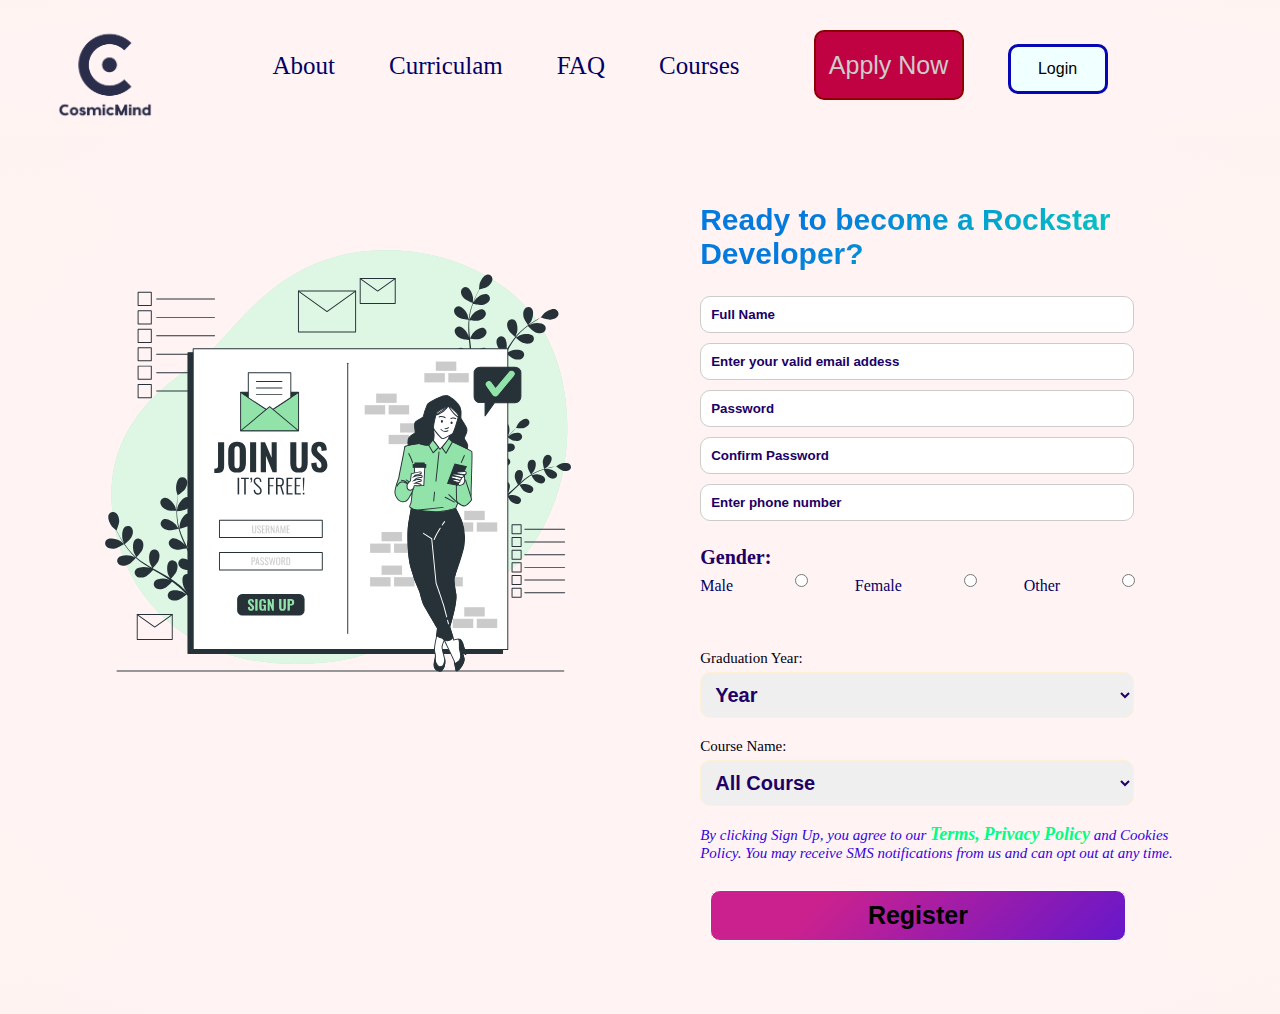
<file: applynow.html>
<html>

<head>
    <title>Apply</title>

    <style>
        * {
            margin: 0;
            padding: 0;
            box-sizing: border-box;
        }

        .header {
            background-image: radial-gradient(73% 147%, #ffe8e8 59%, #fff4f1 100%), radial-gradient(91% 146%, rgba(255, 255, 255, 0.50) 47%, rgba(0, 0, 0, 0.50) 100%);
            background-blend-mode: screen;
        }

        body {
            font-family: 'PT Serif', serif;
        }

        .navbar {
            display: flex;
            align-items: center;
            padding: 20px;
        }

        nav {
            flex: 1;
            text-align: center;
        }

        nav ul {
            display: inline-block;
            list-style-type: none;
        }

        nav ul li {
            display: inline-block;
            margin-right: 50px;
        }

        nav ul li a {
            text-decoration: none;
            color: #030065;
            font-size: 25px;
        }

        nav ul li a:hover {
            color: #d53369;
        }

        #apply {
            padding: 0 10px;
            margin: 0 10px;
        }

        #log {
            padding: 0 10px;
            margin: 0 10px;
        }

        #apply input {
            width: 150px;
            height: 70px;
            font-size: 25px;
            background-color: #c10242;
            border: 2px solid darkred;
            cursor: pointer;
            color: #ccc;
            border-radius: 10px;

        }

        #apply input:hover {
            box-shadow: 0 5px 10px 4px rgb(242, 54, 123);
        }

        #log input {
            width: 100px;
            height: 50px;
            padding: 10px 20px;
            font-size: 16px;
            background-color: azure;
            border: solid rgb(6, 6, 180);
            cursor: pointer;
            border-radius: 10px;
        }


        #log input:hover {
            background-color: #200065;
            color: whitesmoke;
        }


        .container {
            max-width: 1300px;
            margin: auto;
            padding-left: 25px;
            padding-right: 25px;
        }

        .logo img {
            width: 100px;
            height: 100px;
            margin: 0 10px;
        }

        .homepage {
            background-image: radial-gradient(73% 147%, #ffe8e8 59%, #fff4f1 100%), radial-gradient(91% 146%, rgba(255, 255, 255, 0.50) 47%, rgba(0, 0, 0, 0.50) 100%);
            background-blend-mode: screen;
            padding: 8px;
            color: white;
        }

        #image {
            margin-top: -200px;

        }


        .row {
            display: flex;
            align-items: center;
            flex-wrap: wrap;
            justify-content: space-around;
            padding: 30px 30px;
            margin-bottom: 15px;
        }

        .col-2 {
            flex-basis: 40%;
            min-width: 300px;
        }

        /*.col-2 .glass {

            padding: 20px;
            border-radius: 20px;
            border: 1px solid rgba(255, 255, 255, 0.18);
            box-shadow: 0 8px 32px 0 rgba(0, 0, 0, 0.37);
            
            margin-top: 10vh;
            width: 450px;
            height: 800px;
            text-align: center;
            font-size: 20px;
            text-shadow: 2px 2px 5px black;
        }*/
        #title {
            font-size: 30px;
            font-family: 'Gill Sans', 'Gill Sans MT', Calibri, 'Trebuchet MS', sans-serif;
            padding: 25px 0;
            background-color: #03e5b7;
            background-image: linear-gradient(315deg, #03e5b7 0%, #037ade 74%);
            -webkit-text-fill-color: transparent;
            -webkit-background-clip: text;

        }

        input {
            width: 90%;
            padding: 10px;
            margin-bottom: 10px;
            box-sizing: border-box;
            border: 1px solid #ccc;
            border-radius: 10px;
        }

        /*button {
            background-color: transparent;
            border: none;
            cursor: pointer;
        }*/

        label {
            display: inline-block;
            /* Display labels in a line */
            text-align: center;
            /* Align label text to the left */
            margin-bottom: 10px;
            /* Adjusted margin */
        }

        label input {
            margin-right: 20px;
            /* Add some space between the label and the input */
        }

        button {

            font-size: 35px;
            padding: 10px;
            font-weight: bold;
            cursor: pointer;
            color: rgb(64, 3, 122);
        }

        button:hover {
            color: rgb(218, 125, 32);
            text-decoration: underline;
        }

        .gender-details {
            padding: 15px 0;
        }

        .gender-title {
            display: inline-block;
            margin-bottom: 5px;
            font-size: 20px;
            color: #200065;
            font-weight: 600;
        }

        .category {
            display: flex;
            align-items: center;
        }

        .category span {
            margin-right: 20px;
            display: flex;
            align-items: center;
            color: #030065;
        }

        .category input {
            margin-right: 5px;
            cursor: pointer;
        }

        .category label {
            font-size: 16px;
            color: #01000f;
        }

        ::placeholder {
            color: #200065;
            font-family: 'Segoe UI', Tahoma, Geneva, Verdana, sans-serif;
            font-weight: 600;
        }



        /* Add or update styling for the sorting elements */
        .pass,
        .course {
            margin-top: 20px;
        }

        .pass label,
        .course label {
            display: block;
            margin-bottom: 5px;
            text-align: left;
            color: #01000f;
            font-weight: 500;
            font-size: 15px;
        }

        .pass select,
        .course select {
            width: 90%;
            padding: 10px;
            border-radius: 10px;
            border: 1px solid papayawhip;
        }

        select {
            border: 1px solid rgb(102, 3, 3);
            padding: 5px;
            font-family: 'Segoe UI', Tahoma, Geneva, Verdana, sans-serif;
            font-size: 20px;
            font-weight: 600;
            color: #200065;

        }

        select:focus {
            outline: none;
        }

        .alert p {
            font-size: 15px;
            font-style: italic;
            font-weight: 360;
            color: #3303de;
        }

        .alert a {
            font-size: 18px;
            font-style: italic;
            font-weight: bold;
            color: rgb(0, 255, 132);
            text-decoration: none;
        }

        .alert a:hover {
            text-decoration: underline;
            color: rgb(226, 86, 43);
        }



        .submit-btn {
            margin: 10px;
            text-align: left;

        }

        .submit-btn input {
            width: 90%;
            padding: 10px;
            border-radius: 10px;
            border: 1px solid white;
            box-shadow: 1px 2px 0px whitesmoke;
            font-size: 25px;
            font-weight: bold;
            background-color: #6617cb;
            background-image: linear-gradient(315deg, #6617cb 0%, #cb218e 74%);
            cursor: pointer;
        }

        .submit-btn input:hover {
            background-image: linear-gradient(rgb(170, 131, 244), rgb(203, 40, 203), pink);
            background: linear-gradient(90deg, #0700b8 0%, #00ff88 100%);
            box-shadow: 2px 0 10px 5px rgb(15, 192, 192);
            border: transparent;
            color: #d9e4f5;
        }



       @media only screen and (max-width: 768px) {
            .navbar {
                flex-direction: column;
                text-align: center;
                padding: 10px;
            }

            nav ul {
                display: flex;
                flex-direction: column;
            }

            nav ul li {
                margin-right: 0;
                margin-bottom: 10px;
            }

            .apply input,
            .log input,
            .submit-btn input {
                width: 100%;
            }

            .col-2 {
                flex-basis: 100%;
                order: 2;
                margin-top: 20px;
            }

            .glass {
                padding: 20px;
                width: 100%;
            }

            .homepage {
                padding: 20px;
            }

            .logo img {
                width: 80px;
                height: 80px;
                margin: 0 10px;
            }

            #image {
                margin-top: 0;
            }

            h1#title {
                font-size: 24px;
                padding: 15px 0;
            }

            input,
            select {
                width: 100%;
                margin-bottom: 10px;
            }

            .category span {
                margin-right: 10px;
            }

            .submit-btn input {
                margin: 10px 0;
            }

            .gender-details {
                padding: 10px 0;
            }

            .gender-title {
                font-size: 18px;
            }

            .alert p {
                font-size: 14px;
            }

            .alert a {
                font-size: 16px;
            }

            .row {
                flex-direction: column;
                align-items: center;
            }
        }

    </style>
</head>

<body>
    <div class="header">
        <div class="container">
            <div class="navbar">
                <div class="logo">
                    <a href="test.4.html"><span><img src="brandlogo/logo3.png"></span></a>

                </div>
                <nav>
                    <ul class="navitems">
                        <li><a href="#">About</a></li>
                        <li><a href="#">Curriculam</a></li>
                        <li><a href="FAQ1.html">FAQ</a></li>
                        <!--<div class="dropdown">-->
                        <li><a href="course.html">Courses</a></li>
                        <!--<div class="dropdown-content">
                                    <a href="boot2.html">Regiter</a>
                                    <a href="ex.html">Login</a>
                                    <a href="#">Account Settings</a>
                                    <a href="#">Logout</a>
                                </div>
                            </div>-->
                    </ul>
                    <a href="onlinelog.html" id="apply"><input type="submit" value="Apply Now"></a>
                    <a href="onlinelog.html" id="log"> <input type="submit" value="Login"></a>
                </nav>
            </div>
        </div>
    </div>
    <div class="homepage">
        <div class="row">
            <div class="col-2">
                <img src="brandlogo/Sign up-bro.svg" alt="bodypic" id="image">

            </div>
            <div class="col-2">
                <div class="glass">
                    <h1 id="title"> Ready to become a Rockstar Developer?</h1>

                    <form class="login-form">
                        <div class="content">
                            <input type="text" id="name" placeholder="Full Name" required>

                            <input type="email" id="name" placeholder="Enter your valid email addess" required>
                            <input type="password" id="name" placeholder="Password" required>
                            <input type="password" id="name" placeholder="Confirm Password" required>
                            <input type="numeric" id="name" placeholder="Enter phone number" maxlength="10" required>
                            <br>
                            <!-- Update the gender section in the form -->
                            <div class="gender-details">
                                <span class="gender-title">Gender:</span>
                                <div class="category">
                                    <span>Male</span> <input type="radio" id="male" name="gender">
                                    <span>Female</span> <input type="radio" id="male" name="gender">
                                    <span>Other</span> <input type="radio" id="male" name="gender">

                                </div>
                            </div>



                            <br>
                            <!-- Update the Graduation Year and Course Name sections in the form -->
                            <div class="pass">
                                <label for="graduationYear">Graduation Year:</label>
                                <select id="graduationYear">
                                    <option>Year</option>
                                    <option>2022</option>
                                    <option>2021 </option>
                                    <option> 2020 </option>
                                    <option>2019 </option>
                                    <option>2018 </option>
                                    <option>2017 </option>
                                    <option> 2016 </option>
                                    <option> 2015 </option>
                                </select>
                            </div>

                            <div class="course">
                                <label for="courseName">Course Name:</label>
                                <select id="courseName">
                                    <option>All Course</option>
                                    <option>Game Developer</option>
                                    <option>Web Developer</option>
                                    <option>Full Stack Developer</option>
                                    <option>AI and Machine Learning</option>
                                    <option>Others</option>
                                </select>
                            </div>



                        </div>
                        <br>

                        <div class="alert">
                            <p>By clicking Sign Up, you agree to our
                                <a href="#">Terms,</a>
                                <a href="#">Privacy Policy</a> and Cookies Policy.
                                You may receive SMS notifications from us and can opt out at any time.
                            </p>
                            <br>
                        </div>
                        <div class="submit-btn">
                            <input type="submit" value="Register">

                        </div>
                    </form>
                </div>
            </div>
        </div>
    </div>

</body>

</html>
</file>
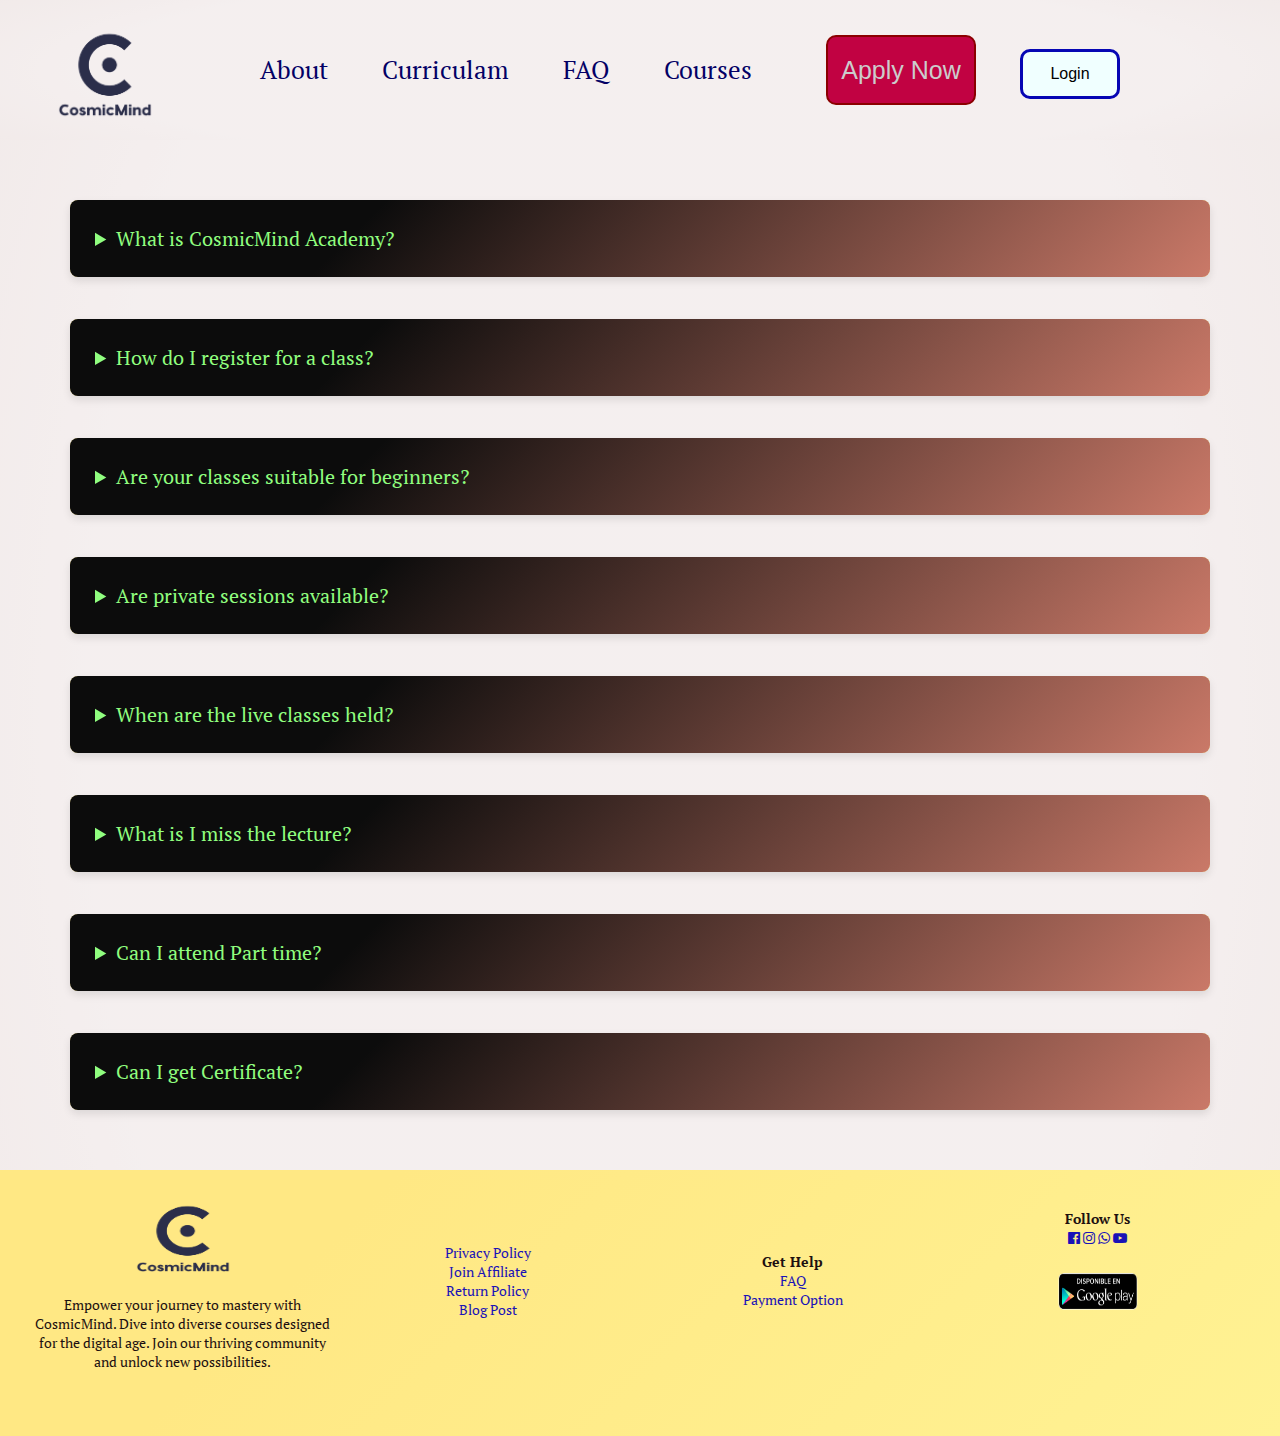
<file: FAQ1.html>
<html>

<head>
    <title>Online Learning Website</title>
    <link rel="stylesheet" href="font-awesome-4.7.0/css/font-awesome.min.css">
    <link rel="preconnect" href="https://fonts.googleapis.com">
    <link rel="preconnect" href="https://fonts.gstatic.com" crossorigin>
    <link href="https://fonts.googleapis.com/css2?family=PT+Serif:ital,wght@0,400;0,700;1,400;1,700&display=swap"
        rel="stylesheet">

    <!--<link rel="stylesheet" href="style6.css">-->
    <style>
        * {
            margin: 0;
            padding: 0;
            box-sizing: border-box;
        }

        .header {
            background-image: radial-gradient(73% 147%, #EADFDF 59%, #ECE2DF 100%), radial-gradient(91% 146%, rgba(255, 255, 255, 0.50) 47%, rgba(0, 0, 0, 0.50) 100%);
            background-blend-mode: screen;
        }

        body {
            font-family: 'PT Serif', serif;
            background-image: radial-gradient(73% 147%, #EADFDF 59%, #ECE2DF 100%), radial-gradient(91% 146%, rgba(255, 255, 255, 0.50) 47%, rgba(0, 0, 0, 0.50) 100%);
            background-blend-mode: screen;

        }


        .navbar {
            display: flex;
            align-items: center;
            padding: 20px;
        }

        nav {
            flex: 1;
            text-align: center;
        }

        nav ul {
            display: inline-block;
            list-style-type: none;
        }

        nav ul li {
            display: inline-block;
            margin-right: 50px;
        }

        nav ul li a {
            text-decoration: none;
            color: #030065;
            font-size: 25px;
        }

        nav ul li a:hover {
            color: #d53369;
        }

        /* Add this to your existing CSS or create a new CSS file 
        .dropdown {
            position: relative;
            display: inline-block;
        }

        .dropdown-content {
            display: none;
            position: absolute;
            background-color: bisque;
            min-width: 160px;
            box-shadow: 5px 5px 8px 0px burlywood;
            z-index: 1;
        }

        .dropdown-content a {
            color: black;
            padding: 15px 20px;
            text-decoration: none;
            display: block;
            text-align: left;
            font-family: Georgia, 'Times New Roman', Times, serif;
        }

        .dropdown-content a:hover {
            background-color: burlywood;
        }

        .dropdown:hover .dropdown-content {
            display: block;
        }*/

        /* Add this to your existing CSS or create a new CSS file */

        /* .navbar {
            display: flex;
            justify-content: space-between;
            align-items: center;
            padding: 20px;
        }

        .logo {
            flex: 1;
            text-align: left;
        }

        .logo img {
            width: 100px;
            height: 100px;
            margin: 0 10px;
        }

        nav {
            flex: 2;
            text-align: right;
        }

        nav ul {
            list-style-type: none;
        }

        nav ul li {
            display: inline-block;
            margin-right: 20px;
        }

        nav ul li a {
            text-decoration: none;
            color: #030065;
            font-size: 18px;
        }

        nav ul li a:hover {
            color: #d53369;
        }
*/
        #apply {
            padding: 0 10px;
            margin: 0 10px;
        }

        #log {
            padding: 0 10px;
            margin: 0 10px;
        }

        #apply input {
            width: 150px;
            height: 70px;
            font-size: 25px;
            background-color: #c10242;
            border: 2px solid darkred;
            cursor: pointer;
            color: #ccc;
            border-radius: 10px;

        }

        #apply input:hover {
            box-shadow: 0 5px 10px 4px rgb(242, 54, 123);
        }

        #log input {
            width: 100px;
            height: 50px;
            padding: 10px 20px;
            font-size: 16px;
            background-color: azure;
            border: solid rgb(6, 6, 180);
            cursor: pointer;
            border-radius: 10px;
        }


        #log input:hover {
            background-color: #200065;
            color: whitesmoke;
        }

        .container {
            max-width: 1300px;
            margin: auto;
            padding-left: 25px;
            padding-right: 25px;
        }

        .logo img {
            width: 100px;
            height: 100px;
            margin: 0 10px;
        }


        /*.small-container {
    max-width: 1080px;
    margin: auto;
    padding-left: 25px;
    padding-right: 25px;
}*/
        .row {
            display: flex;
            align-items: center;
            flex-wrap: wrap;
            justify-content: space-around;
            padding: 30px 30px;
            margin-bottom: 15px;
            margin-top: -50px;
        }


        .title {
            text-align: center;
            margin: 50px auto 80px;
            position: relative;
            line-height: 70px;
            color: #030065;
            font-size: 40px;
            padding: 5px 0;
        }

        .title::after {
            content: '';
            background: #9160f4;
            width: 700px;
            height: 4px;
            border-radius: 10px;
            position: absolute;
            bottom: 0;
            left: 50%;
            transform: translateX(-50%);
        }


        .faq {
            margin: 20px;
            padding: 30px 20px;
        }

        details {
            margin: 10px 30px;
            border-radius: 8px;
            overflow: hidden;
            box-shadow: 0 4px 8px rgba(0, 0, 0, 0.1);
            background-color: #fff293;
            background-image: linear-gradient(315deg, #fff293 0%, #ffe884 74%);

        }

        summary {
            background-color: #ca7968;
            background-image: linear-gradient(315deg, #ca7968 0%, #0c0c0c 74%);
            color: #90fe7f;
            padding: 25px;
            cursor: pointer;
            font-size: 20px;
            border-radius: 4px;
        }

        summary:hover {
            background-color: #a5274d;
        }

        details p {
            padding: 25px;
        }

        .faq-item {
            list-style-type: lower-roman;
            padding: 5px 40px;
            margin: 5px 3px;
        }

        .faq-item li {
            list-style-type: lower-roman;
            margin-bottom: 10px;
            font-size: 16px;
            color: #333;
        }





        /* footer */
        .footer {
            background-color: #fff293;
            background-image: linear-gradient(315deg, #fff293 0%, #ffe884 74%);
            color: #1d1010;
            font-size: 14px;
            padding: 40px 0 20px;

        }


        /*.footer-col {
    flex-basis: 50%;
}*/
        .footer-col {
            flex: 1;
            text-align: center;
        }

        .footer-col img {
            width: 100px;
            height: 80px;
            margin-bottom: 20px;
            margin-top: 5px;
        }

        .footer-col ul li {
            list-style-type: none;
        }

        .footer-col ul li a {
            text-decoration: none;
            color: #1a12b7;
        }

        .footer-col .social-link a i {
            color: #1a12b7;
        }

        .footer-col ul li a:hover {
            color: #d87a0f;
        }

        
        /* Media Query for screens smaller than 768px */
        @media screen and (max-width: 768px) {
            .navbar {
                flex-direction: column;
                align-items: center;
            }

            nav {
                text-align: center;
                margin-top: 20px;
            }

            nav ul {
                flex-direction: column;
            }

            nav ul li {
                margin: 10px 0;
            }

            #apply,
            #log {
                display: flex;
                flex-direction: column;
                align-items: center;
                text-decoration: none;
            }

            #apply input,
            #log input {
                width: 100%;
                margin-top: 10px;
                text-decoration: none;
            }
        }

        /* Media Query for screens smaller than 600px */
        @media screen and (max-width: 600px) {
            .title {
                font-size: 30px;
            }

            .logo img {
                width: 60px;
                height: 60px;
            }

            .faq {
                padding: 20px;
            }

            details {
                margin: 10px 5px;
            }

            summary {
                padding: 15px;
                font-size: 18px;
            }

            details p {
                padding: 15px;
            }
        }
        
    </style>

</head>

<body>
    <div class="header">
        <div class="container">
            <div class="navbar">
                <div class="logo">
                    <a href="test.4.html"><span><img src="brandlogo/logo3.png"></span></a>

                </div>
                <nav>
                    <ul class="navitems">
                        <li><a href="#">About</a></li>
                        <li><a href="#">Curriculam</a></li>
                        <li><a href="FAQ1.html">FAQ</a></li>
                        <!--<div class="dropdown">-->
                        <li><a href="course.html">Courses</a></li>
                        <!--<div class="dropdown-content">
                                <a href="boot2.html">Regiter</a>
                                <a href="ex.html">Login</a>
                                <a href="#">Account Settings</a>
                                <a href="#">Logout</a>
                            </div>
                        </div>-->
                    </ul>

                    <a href="onlinelog.html" id="apply"><input type="submit" value="Apply Now"></a>
                    <a href="onlinelog.html" id="log"> <input type="submit" value="Login"></a>
                </nav>
            </div>
        </div>
    </div>



    <div class="faq">

        <details>
            <summary>What is CosmicMind Academy?</summary>
            <p>Scaler Academy offers a structured, flexible and guided learning program for software engineers to
                accelerate their careers.
                This program is open for all software engineers irrespective of the number of years of work experience
                or their current place of work.
                <br><br><br> Our features include:
            </p>
            <ol class="faq-item">
                <li>Live classes thrice a week, the timings for which are pre-defined</li>
                <li>Tutors who have built scalable systems in the past and understand the real-life importance of DSA
                    and
                    System Design, not just interview-relevant material</li>
                <li>Quick & hassle-free doubt resolution from our 100+ Teaching Assistants</li>
                <li>Flexible program that helps you continue learning despite your super hectic schedule.</li>
                <li>Career support - we provide job opportunities via our 100+ employer partners, mock interview, and
                    career planning services</li>
            </ol>
        </details>
        <br>

        <details>
            <summary>How do I register for a class?</summary>
            <p>Visit our Classes page to view the schedule and simply click on the class you'd like to attend.
                Follow the registration instructions provided.</p>
        </details>
        <br>

        <details>
            <summary>Are your classes suitable for beginners?</summary>
            <p>Absolutely! Our classes cater to candidates of all levels, including beginners.</p>
        </details>
        <br>

        <details>
            <summary>Are private sessions available?</summary>
            <p>Yes, we offer private sessions with our experienced instructors.
                Contact us to discuss your goals and schedule a personalized session.</p>
        </details>
        <br>

        <details>
            <summary>When are the live classes held?</summary>
            <p>Live classes are normally held 2 times a week, with the exact class days and timings being determined by
                the batch.
                However, given all learners would be software engineers that are currently working,
                the classes would be held in the late evening or night on weekdays and any suitable time over the
                weekends.</p>
        </details>
        <br>

        <details>
            <summary>What is I miss the lecture?</summary>
            <p>All lectures are recorded and you will have access to the recordings after the lecture is completed.
            </p>
        </details>
        <br>

        <details>
            <summary> Can I attend Part time?</summary>
            <p>The program has a fixed schedule, during which you would attend live-lectures with a dedicated
                instructor,
                Teaching Assistant, and personal mentor.
                15 hour weekly commitment is required for the duration of the program in order to achieve positive
                results.</p>
        </details>
        <br>

        <details>
            <summary> Can I get Certificate?</summary>
            <p>Yes, you will receive a certificate of CosmicMind Academy's program completion.</p>
        </details>

    </div>


    <!-------------------footer------------------------->

    <footer class="footer">
        <div class="footer-section">
            <div class="row">
                <div class="footer-col">
                    <img src="brandlogo/logo3.png" alt="logo">
                    <p>

                        Empower your journey to mastery with CosmicMind.
                        Dive into diverse courses designed for the digital age.
                        Join our thriving community and unlock new possibilities.

                    </p>
                </div>

                <div class="footer-col">
                    <ul>
                        <li><a href="#">Privacy Policy</a></li>
                        <li><a href="#">Join Affiliate</a></li>
                        <li><a href="#">Return Policy</a></li>
                        <li><a href="#">Blog Post</a></li>
                    </ul>
                </div>
                <div class="footer-col">
                    <h4>Get Help</h4>
                    <ul>
                        <li><a href="#">FAQ</a></li>
                        <li><a href="#">Payment Option</a></li>
                    </ul>
                </div>
                <div class="footer-col">
                    <h4>Follow Us</h4>
                    <div class="social-link">
                        <a href="#"><i class="fa fa-facebook-official" aria-hidden="true"></i></a>
                        <a href="#"><i class="fa fa-instagram" aria-hidden="true"></i></a>
                        <a href="#"><i class="fa fa-whatsapp" aria-hidden="true"></i></a>
                        <a href="#"><i class="fa fa-youtube-play" aria-hidden="true"></i></a>

                    </div>
                    <a href="#"><img src="brandlogo/logo1.png" style="width: 80px; height: 80px;"></a>
                </div>
            </div>
        </div>
    </footer>

</body>

</html>
</file>
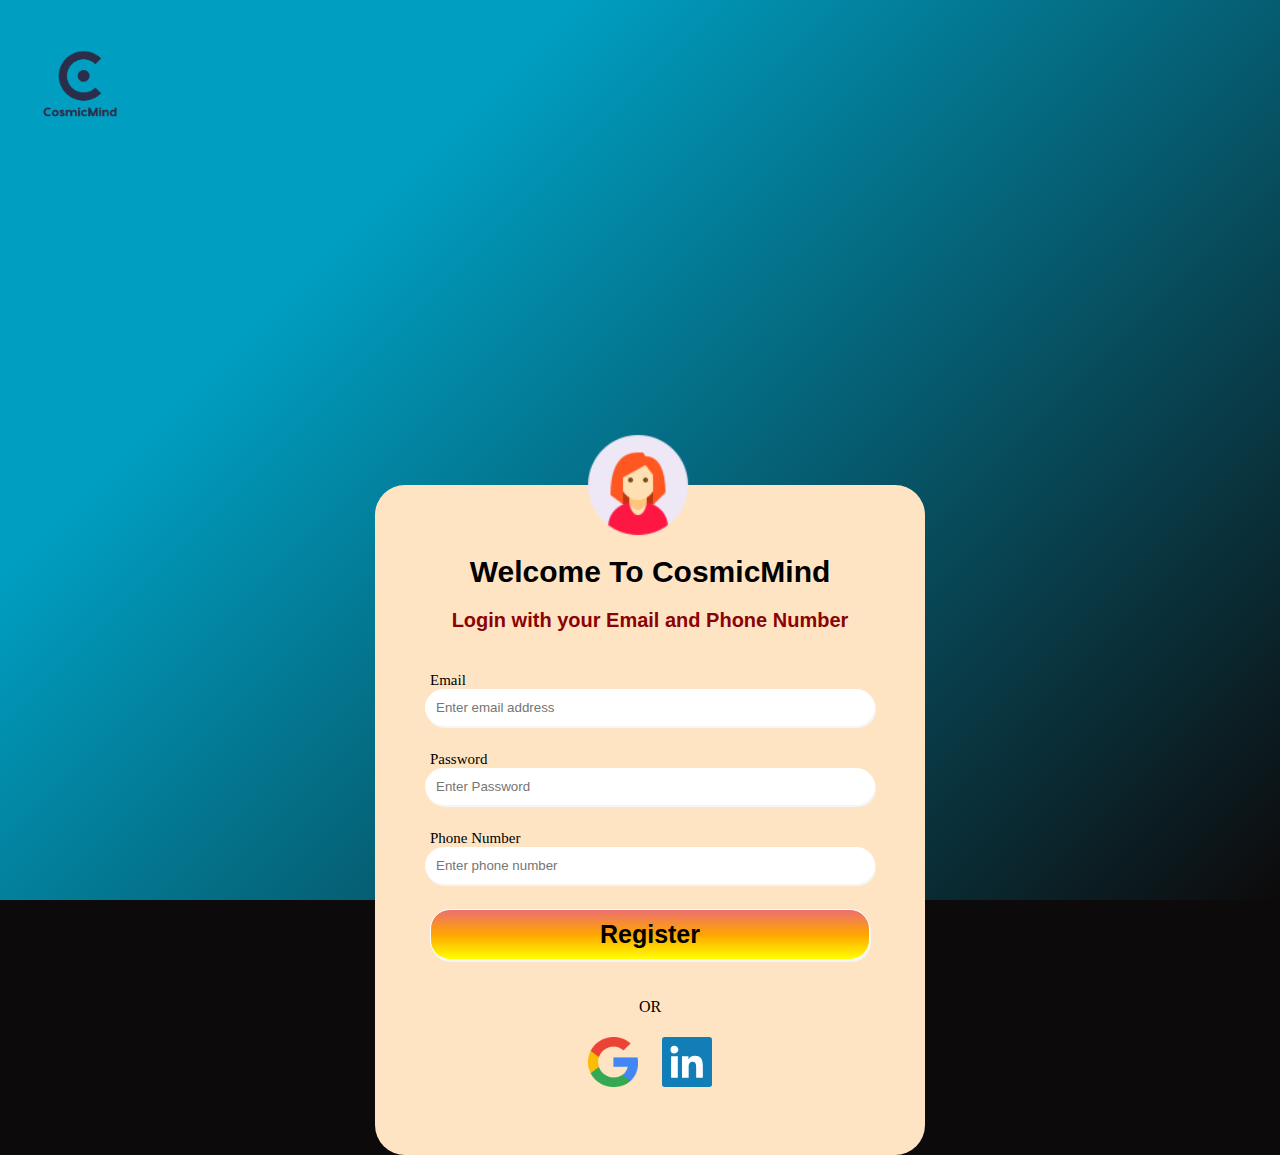
<file: onlinelog.html>
<html>

<head>
    <title>Login</title>
    <link rel="stylesheet" href="font-awesome-4.7.0/css/font-awesome.min.css">
    <style>
        body {
            margin: 0;
            padding: 0;
            width: 100vw;
            height: 100vh;
            font-family: 'Times New Roman', Times, serif;
            background-color: #0d0a0b;
            background-image: linear-gradient(315deg, #0d0a0b 0%, #009fc2 74%);
            background-size: cover;
            background-repeat: no-repeat;
            background-size: cover;
            background-attachment: fixed;

        }

        .loginbox {
            width: 550px;
            height: 670px;
            top: 90%;
            left: 50%;
            position: absolute;
            transform: translate(-50%, -50%);
            box-sizing: border-box;
            background-color: bisque;
            border-radius: 30px;
            padding: 70px 30px;
            margin: 10px 10px;
        }

        form {

            padding: 0 5px 10px;
            margin-bottom: 50px;
        }

        h1 {
            margin: 0;
            padding: 0 0 20px;
            text-align: center;
            font-size: 30px;
            font-family: 'Gill Sans', 'Gill Sans MT', Calibri, 'Trebuchet MS', sans-serif;
        }

        h3 {
            margin: 0;
            padding: 0 0 20px;
            text-align: center;
            font-size: 20px;
            font-weight: 600;
            font-family: 'Gill Sans', 'Gill Sans MT', Calibri, 'Trebuchet MS', sans-serif;
            color: rgb(139, 2, 2);
        }

        .content .inputbox label {
            font-size: 15px;
            padding: 15px 5px;
        }

        .inputbox {
            margin: 15px 10px;
            padding: 5px 5px 5px;
        }

        .inputbox input {

            width: 100%;
            padding: 10px;
            border-radius: 20px;
            border: 1px solid white;
            box-shadow: 1px 2px 0px whitesmoke;
        }

        .avatar {
            width: 120px;
            height: 120px;
            position: absolute;
            top: -60px;
            left: calc(46% - 50px);
        }

        .logo {
            margin: 0 30px;
            float: left;


        }

        .logo img {
            width: 80px;
            height: 80px;
            margin: 40px 10px;
        }

        #image {
            width: 50px;
            height: 50px;
            padding: 5px 10px;
        }

        .content2 {
            padding: 2px 20px;
            text-align: center;
            margin-bottom: 20px;
        }

        button {
            width: 180px;
            height: 50px;
            border-radius: 30px;
            border: 1px solid beige;
            background-color: aquamarine;
        }


        .submit-btn {
            margin: 15px;
            text-align: center;
            padding: 5px;
        }

        .submit-btn input {
            width: 100%;
            padding: 10px;
            border-radius: 20px;
            border: 1px solid white;
            box-shadow: 1px 2px 0px whitesmoke;
            font-size: 25px;
            font-weight: bold;
            background-image: linear-gradient(rgb(236, 112, 112), orange, yellow);
            cursor: pointer;
        }

        /* --------media query---------*/

        /* --------media query---------*/

        @media screen and (max-width: 768px) {
            .loginbox {
                width: 90%;
                padding: 50px 10px;
                margin-top: 50px;
            }

            .avatar {
                top: -70px;
            }

            .logo {
                text-align: center;
                margin: 20px 0;
            }

            .logo img {
                width: 60px;
                height: 60px;
                margin: 0;
            }

            h1 {
                font-size: 25px;
            }

            h3 {
                font-size: 18px;
            }

            .inputbox label {
                font-size: 14px;
                padding: 8px 0;
            }

            .inputbox input {
                width: calc(100% - 20px);
                padding: 10px;
                font-size: 16px;
            }

            button,
            .submit-btn input {
                width: 100%;
                height: 40px;
                font-size: 18px;
            }

             #image {
                width: 30px;
                height: 30px;
                padding: 5px;
                text-decoration: none;
            }
        }
        
    </style>
</head>

<body>
    <div class="logo">
        <a href="test.4.html"><span><img src="brandlogo/logo3.png"></span></a>
    </div>
    <div class="loginbox">
        <img src="brandlogo/logo5.png" class="avatar">
        <h1>Welcome To CosmicMind</h1>
        <h3>Login with your Email and Phone Number</h3>
        <form>
            <div class="content">
                <div class="inputbox">
                    <label for="email">Email</label>
                    <input type="email" id="email" placeholder="Enter email address" required>
                </div>
                <div class="inputbox">
                    <label for="password">Password</label>
                    <input type="password" id="password" placeholder="Enter Password" required>
                </div>
                <div class="inputbox">
                    <label for="phone">Phone Number</label>
                    <input type="numeric" id="phone" placeholder="Enter phone number" maxlength="10" required>
                </div>
                <div class="submit-btn">
                    <input type="submit" value="Register">

                </div>

                <div class="content2">
                    <p>OR</p>

                    <a href="#"><img src="brandlogo/google.ico" id="image"></a>
                        <a href="#"><img src="brandlogo/linkedin.svg" id="image"></a>

                </div>


            </div>


        </form>

    </div>


</body>

</html>
</file>
